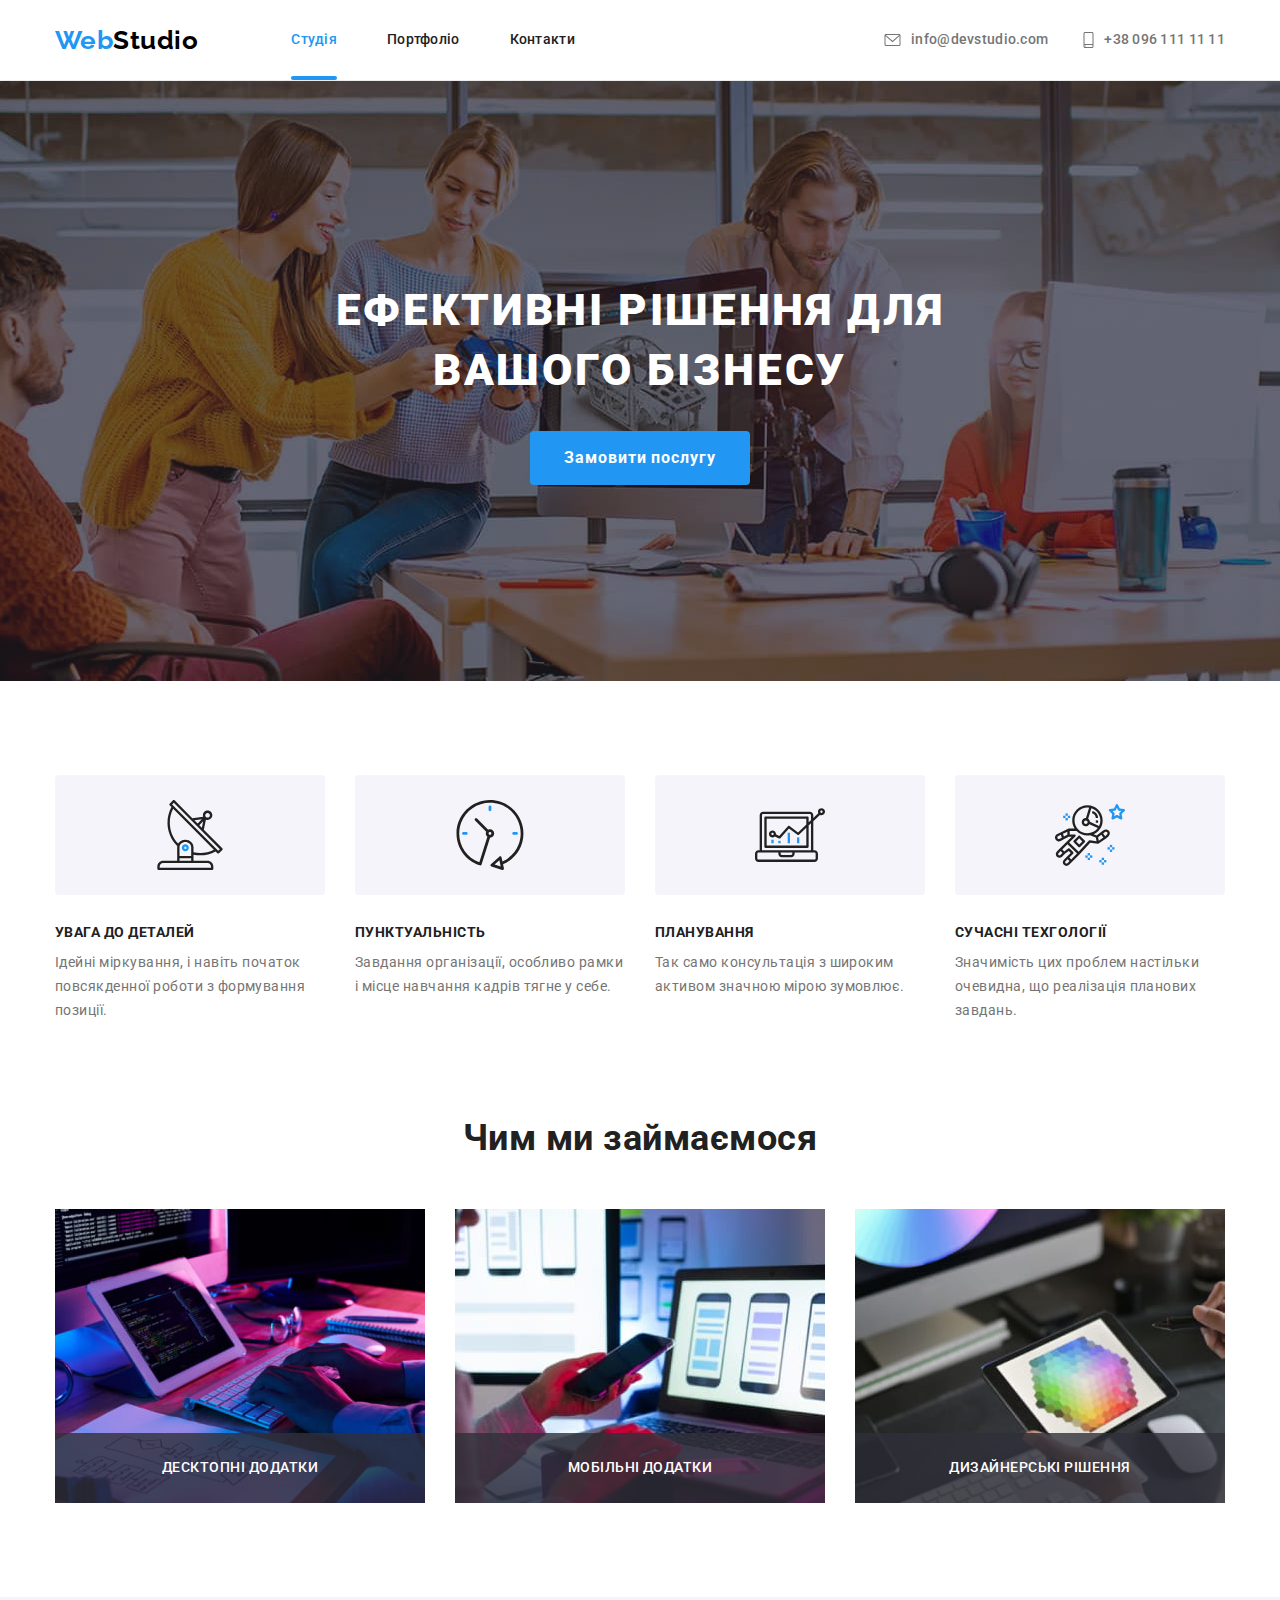
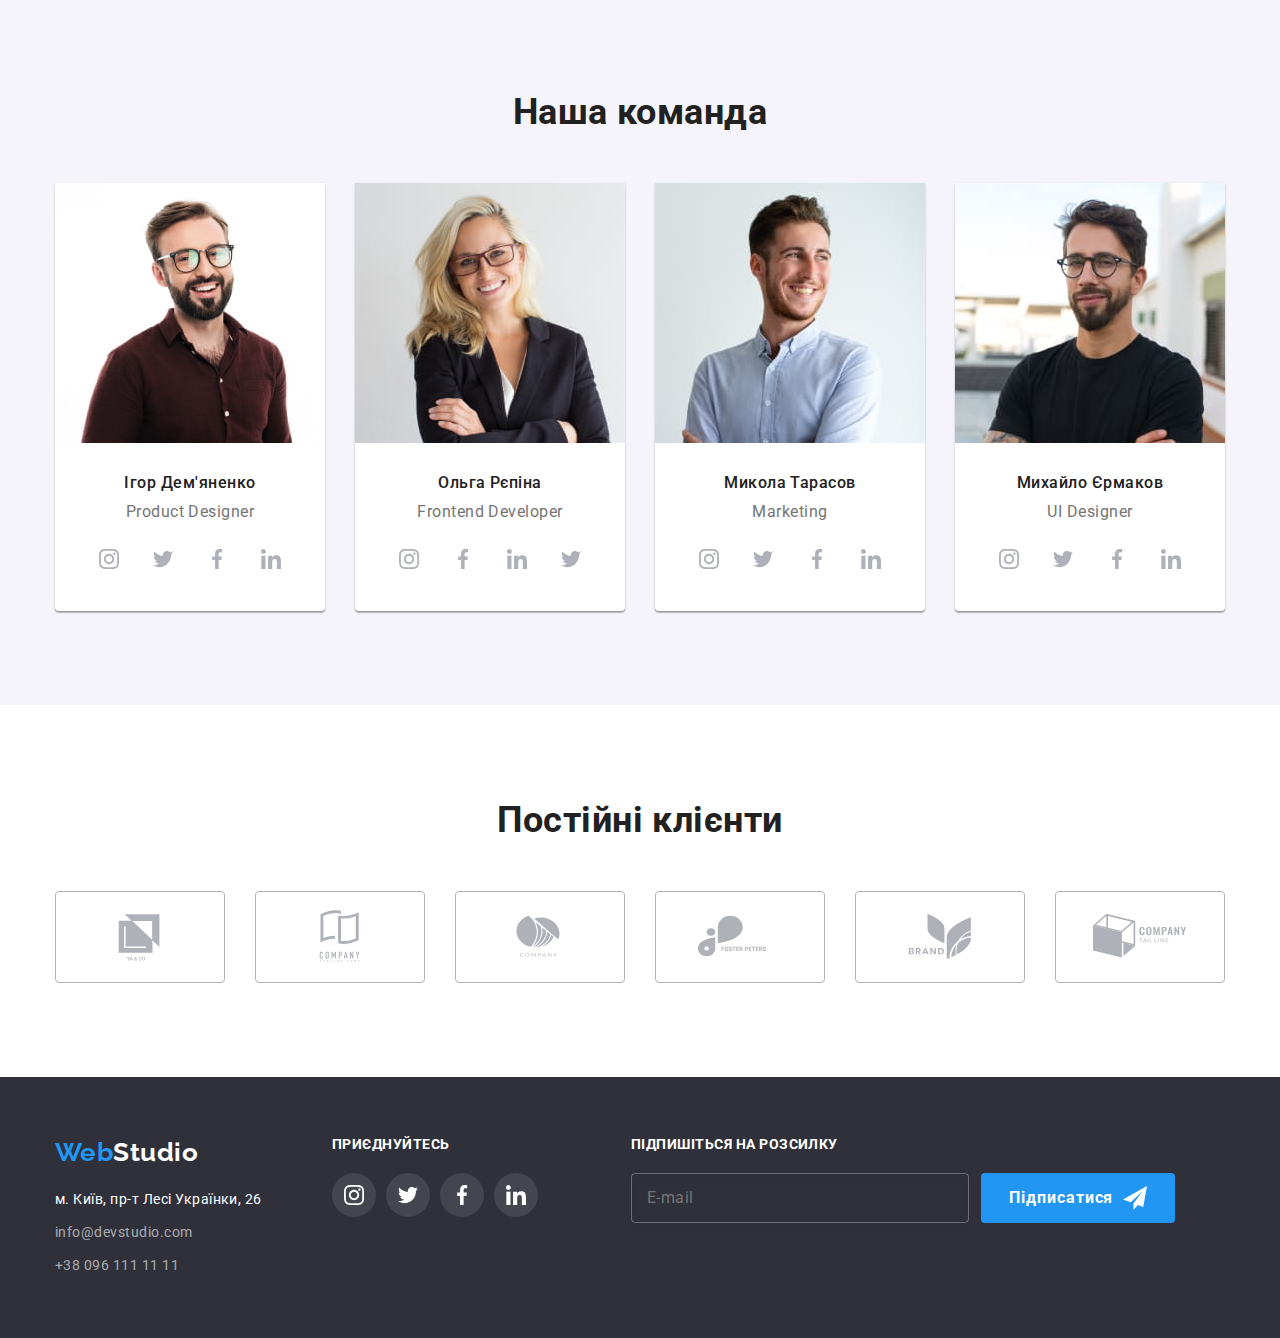
<file: index.html>
<!DOCTYPE html>
<html lang="uk">
  <head>
    <meta charset="UTF-8" />
    <meta http-equiv="X-UA-Compatible" content="IE=edge" />
    <meta name="viewport" content="width=device-width, initial-scale=1.0" />
    <link
      href="https://fonts.googleapis.com/css2?family=Raleway:wght@700&family=Roboto:wght@400;500;700;900&display=swap"
      rel="stylesheet"
    />
    <link rel="stylesheet" href="./css/modern-normalize.css" />
    <link rel="stylesheet" href="./css/styles.css" />
    <title>Студія</title>
  </head>
  <body class="page">
    <!-- Header -->
    <header class="page-header">
      <div class="first container">
        <nav class="nav">
          <a href="./index.html" class="logo link"> <span class="logo-blue">Web</span>Studio </a>
          <ul class="site-nav list">
            <li class="item"><a href="./index.html" class="link current">Студія</a></li>
            <li class="item"><a href="./portfolio.html" class="link">Портфоліо</a></li>
            <li class="item"><a href="" class="link">Контакти</a></li>
          </ul>
        </nav>
        <ul class="site-info list">
          <li class="item">
            <a href="mailto:info@devstudio.com" class="link"
              ><svg class="mail" width="21" height="16">
                <use href="./images/symbol-defs.svg#icon-mail"></use>
              </svg>
              info@devstudio.com</a
            >
          </li>
          <li class="item">
            <a href="tel:+380961111111" class="link"
              ><svg class="tel" width="21" height="16">
                <use href="./images/symbol-defs.svg#icon-tel"></use>
              </svg>
              +38 096 111 11 11</a
            >
          </li>
        </ul>
      </div>
    </header>
    <main>
      <!-- Ефективні рішення для вашого бізнесу -->
      <section class="hero">
        <div class="container">
          <h1 class="hero-text">Ефективні рішення для вашого бізнесу</h1>
          <button type="button" class="button" data-modal-open>Замовити послугу</button>
        </div>
      </section>

      <!-- Особливості -->

      <section class="section no-pudding-buttom">
        <div class="container">
          <h2 class="hidden">Особливості</h2>
          <ul class="features list">
            <li class="item">
              <div class="icon-thumb">
                <svg class="icon" width="70" height="70">
                  <use href="./images/symbol-defs.svg#icon-antenna"></use>
                </svg>
              </div>
              <h3 class="title">Увага до деталей</h3>
              <p class="text">
                Ідейні міркування, і навіть початок повсякденної роботи з формування позиції.
              </p>
            </li>
            <li class="item">
              <div class="icon-thumb">
                <svg class="icon" width="70" height="70">
                  <use href="./images/symbol-defs.svg#icon-clock-1"></use>
                </svg>
              </div>
              <h3 class="title">Пунктуальність</h3>
              <p class="text">
                Завдання організації, особливо рамки і місце навчання кадрів тягне у себе.
              </p>
            </li>
            <li class="item">
              <div class="icon-thumb">
                <svg class="icon" width="70" height="70">
                  <use href="./images/symbol-defs.svg#icon-diagram"></use>
                </svg>
              </div>
              <h3 class="title">Планування</h3>
              <p class="text">Так само консультація з широким активом значною мірою зумовлює.</p>
            </li>
            <li class="item">
              <div class="icon-thumb">
                <svg class="icon" width="70" height="70">
                  <use href="./images/symbol-defs.svg#icon-astronaut-1"></use>
                </svg>
              </div>
              <h3 class="title">Сучасні техгології</h3>
              <p class="text">
                Значимість цих проблем настільки очевидна, що реалізація планових завдань.
              </p>
            </li>
          </ul>
        </div>
      </section>
      <!-- Чим ми займаємося -->
      <section class="section">
        <div class="container">
          <h2 class="section-title">Чим ми займаємося</h2>
          <ul class="area list">
            <li class="item">
              <div class="img-thumb">
                <img src="images/img3.jpg" alt="Десктопні додатки" width="370" />
                <p class="text">Десктопні додатки</p>
              </div>
            </li>
            <li class="item">
              <div class="img-thumb">
                <img src="images/img2.jpg" alt="Мобільні додатки" width="370" />
                <p class="text">Мобільні додатки</p>
              </div>
            </li>
            <li class="item">
              <div class="img-thumb">
                <img src="images/img1.jpg" alt="Дизайнерські рішення" width="370" />
                <p class="text">Дизайнерські рішення</p>
              </div>
            </li>
          </ul>
        </div>
      </section>
      <!--Наша команда -->
      <section class="section-team">
        <div class="container">
          <h2 class="section-title">Наша команда</h2>
          <ul class="team list">
            <li class="item">
              <img src="./images/img_igor.jpg" alt="Ігор Дем'яненко" width="270" />
              <h3 class="name">Ігор Дем'яненко</h3>
              <p class="post">Product Designer</p>
              <ul class="social-networks list">
                <li class="item">
                  <a href="" aria-label="Instagram">
                    <svg class="sn-link">
                      <use href="./images/symbol-defs.svg#icon-instagram"></use>
                    </svg>
                  </a>
                </li>
                <li class="item">
                  <a href="" aria-label="Twitter"
                    ><svg class="sn-link">
                      <use href="./images/symbol-defs.svg#icon-twitter"></use></svg
                  ></a>
                </li>
                <li class="item">
                  <a href="" aria-label="Facebook"
                    ><svg class="sn-link">
                      <use href="./images/symbol-defs.svg#icon-facebook"></use></svg
                  ></a>
                </li>
                <li class="item">
                  <a href="" aria-label="LinkedIn"
                    ><svg class="sn-link">
                      <use href="./images/symbol-defs.svg#icon-linkedin"></use></svg
                  ></a>
                </li>
              </ul>
            </li>
            <li class="item">
              <img src="./images/img_olga.jpg" alt="Ольга Рєпіна" width="270" />
              <h3 class="name">Ольга Рєпіна</h3>
              <p class="post">Frontend Developer</p>
              <ul class="social-networks list">
                <li class="item">
                  <a href="" aria-label="Instagram">
                    <svg class="sn-link">
                      <use href="./images/symbol-defs.svg#icon-instagram"></use>
                    </svg>
                  </a>
                </li>
                <li class="item">
                  <a href="" aria-label="Facebook"
                    ><svg class="sn-link">
                      <use href="./images/symbol-defs.svg#icon-facebook"></use></svg
                  ></a>
                </li>
                <li class="item">
                  <a href="" aria-label="LinkedIn"
                    ><svg class="sn-link">
                      <use href="./images/symbol-defs.svg#icon-linkedin"></use></svg
                  ></a>
                </li>
                <li class="item">
                  <a href="" aria-label="Twitter"
                    ><svg class="sn-link">
                      <use href="./images/symbol-defs.svg#icon-twitter"></use></svg
                  ></a>
                </li>
              </ul>
            </li>
            <li class="item">
              <img src="./images/img_mikola.jpg" alt="Микола Тарасов" width="270" />
              <h3 class="name">Микола Тарасов</h3>
              <p class="post">Marketing</p>
              <ul class="social-networks list">
                <li class="item">
                  <a href="" aria-label="Instagram">
                    <svg class="sn-link">
                      <use href="./images/symbol-defs.svg#icon-instagram"></use>
                    </svg>
                  </a>
                </li>
                <li class="item">
                  <a href="" aria-label="Twitter"
                    ><svg class="sn-link">
                      <use href="./images/symbol-defs.svg#icon-twitter"></use></svg
                  ></a>
                </li>
                <li class="item">
                  <a href="" aria-label="Facebook"
                    ><svg class="sn-link">
                      <use href="./images/symbol-defs.svg#icon-facebook"></use></svg
                  ></a>
                </li>
                <li class="item">
                  <a href="" aria-label="LinkedIn"
                    ><svg class="sn-link">
                      <use href="./images/symbol-defs.svg#icon-linkedin"></use></svg
                  ></a>
                </li>
              </ul>
            </li>
            <li class="item">
              <img src="./images/img_mihaylo.jpg" alt="Михайло Єрмаков" width="270" />
              <h3 class="name">Михайло Єрмаков</h3>
              <p class="post">UI Designer</p>
              <ul class="social-networks list">
                <li class="item">
                  <a href="" aria-label="Instagram">
                    <svg class="sn-link">
                      <use href="./images/symbol-defs.svg#icon-instagram"></use>
                    </svg>
                  </a>
                </li>
                <li class="item">
                  <a href="" aria-label="Twitter"
                    ><svg class="sn-link">
                      <use href="./images/symbol-defs.svg#icon-twitter"></use></svg
                  ></a>
                </li>
                <li class="item">
                  <a href="" aria-label="Facebook"
                    ><svg class="sn-link">
                      <use href="./images/symbol-defs.svg#icon-facebook"></use></svg
                  ></a>
                </li>
                <li class="item">
                  <a href="" aria-label="LinkedIn"
                    ><svg class="sn-link">
                      <use href="./images/symbol-defs.svg#icon-linkedin"></use></svg
                  ></a>
                </li>
              </ul>
            </li>
          </ul>
        </div>
      </section>

      <!-- Clients -->
      <section class="section">
        <div class="container">
          <h2 class="section-title">Постійні клієнти</h2>
          <ul class="clients list">
            <li class="item">
              <a href="" aria-label="client" class="client">
                <svg class="icon" width="106" height="60">
                  <use href="./images/symbol-defs.svg#icon-Client-1"></use>
                </svg>
              </a>
            </li>

            <li class="item">
              <a href="" aria-label="client" class="client">
                <svg class="icon" width="106" height="60">
                  <use href="./images/symbol-defs.svg#icon-Client-2"></use>
                </svg>
              </a>
            </li>

            <li class="item">
              <a href="" aria-label="client" class="client">
                <svg class="icon" width="106" height="60">
                  <use href="./images/symbol-defs.svg#icon-Client-3"></use>
                </svg>
              </a>
            </li>

            <li class="item">
              <a href="" aria-label="client" class="client">
                <svg class="icon" width="106" height="60">
                  <use href="./images/symbol-defs.svg#icon-Client-4"></use>
                </svg>
              </a>
            </li>

            <li class="item">
              <a href="" aria-label="client" class="client">
                <svg class="icon" width="106" height="60">
                  <use href="./images/symbol-defs.svg#icon-Client-5"></use>
                </svg>
              </a>
            </li>

            <li class="item">
              <a href="" aria-label="client" class="client">
                <svg class="icon" width="106" height="60">
                  <use href="./images/symbol-defs.svg#icon-Client-6"></use>
                </svg>
              </a>
            </li>
          </ul>
        </div>
      </section>
    </main>
    <!-- Footer -->
    <footer class="footer">
      <div class="container">
        <div class="column">
          <div class="footer-logo-link">
            <a href="./index.html" class="footer-logo link">
              <span class="logo-blue">Web</span>Studio
            </a>
          </div>
          <address class="address">
            <ul class="address-info list">
              <li class="item">
                <a
                  href="https://goo.gl/maps/CPtrU1FHBa2aNyZL9"
                  target="_blank"
                  rel="noopener noreferrer nofollow"
                  class="link"
                  >м. Київ, пр-т Лесі Українки, 26</a
                >
              </li>
              <li class="item">
                <a href="mailto:info@devstudio.com" class="alfa link">info@devstudio.com</a>
              </li>
              <li class="item">
                <a href="tel:+380961111111" class="alfa link">+38 096 111 11 11</a>
              </li>
            </ul>
          </address>
        </div>
        <div class="column">
          <p>Приєднуйтесь</p>
          <ul class="footer-social-networks list">
            <li class="item">
              <a href="" aria-label="Instagram">
                <svg class="sn-link">
                  <use href="./images/symbol-defs.svg#icon-instagram"></use>
                </svg>
              </a>
            </li>
            <li class="item">
              <a href="" aria-label="Twitter"
                ><svg class="sn-link"><use href="./images/symbol-defs.svg#icon-twitter"></use></svg
              ></a>
            </li>
            <li class="item">
              <a href="" aria-label="Facebook"
                ><svg class="sn-link"><use href="./images/symbol-defs.svg#icon-facebook"></use></svg
              ></a>
            </li>
            <li class="item">
              <a href="" aria-label="LinkedIn"
                ><svg class="sn-link">
                  <use href="./images/symbol-defs.svg#icon-linkedin"></use></svg
              ></a>
            </li>
          </ul>
        </div>
        <div class="column">
          <p>Підпишіться на розсилку</p>

          <form class="footer-form">
            <input
              type="email"
              name="email"
              class="submit-input"
              id="email"
              placeholder=" "
            /><label for="email" class="submit-label">E-mail</label>
            <button type="submit" class="button submit">
              Підписатися
              <svg class="send" width="24" height="24">
                <use href="./images/icons.svg#icon-send"></use>
              </svg>
            </button>
          </form>
        </div>
      </div>
    </footer>
    <!-- Модальное окно -->

    <div class="backdrop is-hidden" data-modal>
      <div class="modal">
        <button type="button" class="close-button" data-modal-close>
          <svg class="cross" width="11" height="11">
            <use href="./images/symbol-defs.svg#icon-cross"></use>
          </svg>
        </button>
        <p class="modal-title">Залиште свої дані, ми вам передзвонимо</p>
        <form class="modal-form">
          <label class="form-field"
            >Ім'я<input type="text" name="name" class="form-input" />
            <svg class="icon">
              <use href="./images/icons.svg#icon-name"></use>
            </svg>
          </label>

          <label class="form-field"
            >Телефон <input type="tel" name="tel" class="form-input" /><svg class="icon">
              <use href="./images/icons.svg#icon-phone"></use></svg
          ></label>

          <label class="form-field"
            >Пошта <input type="email" name="email" class="form-input" /><svg class="icon">
              <use href="./images/icons.svg#icon-email"></use></svg
          ></label>

          <label class="comment form-field"
            >Коментар
            <textarea
              name="comment"
              rows="6"
              placeholder="Введіть текст"
              class="form-input"
            ></textarea>
          </label>

          <div class="checkbox">
            <label class="check-label">
              Погоджуюся з розсилкою та приймаю <a href="" class="term"> Умови договору</a
              ><input type="checkbox" name="terms" class="check" /><span class="box"
                ><svg width="15" height="16" class="icon"></svg></span
            ></label>
          </div>

          <button type="submit" class="button modal-button">Відправити</button>
        </form>
      </div>
    </div>
    <script src="./js/modal.js"></script>
  </body>
</html>
</file>
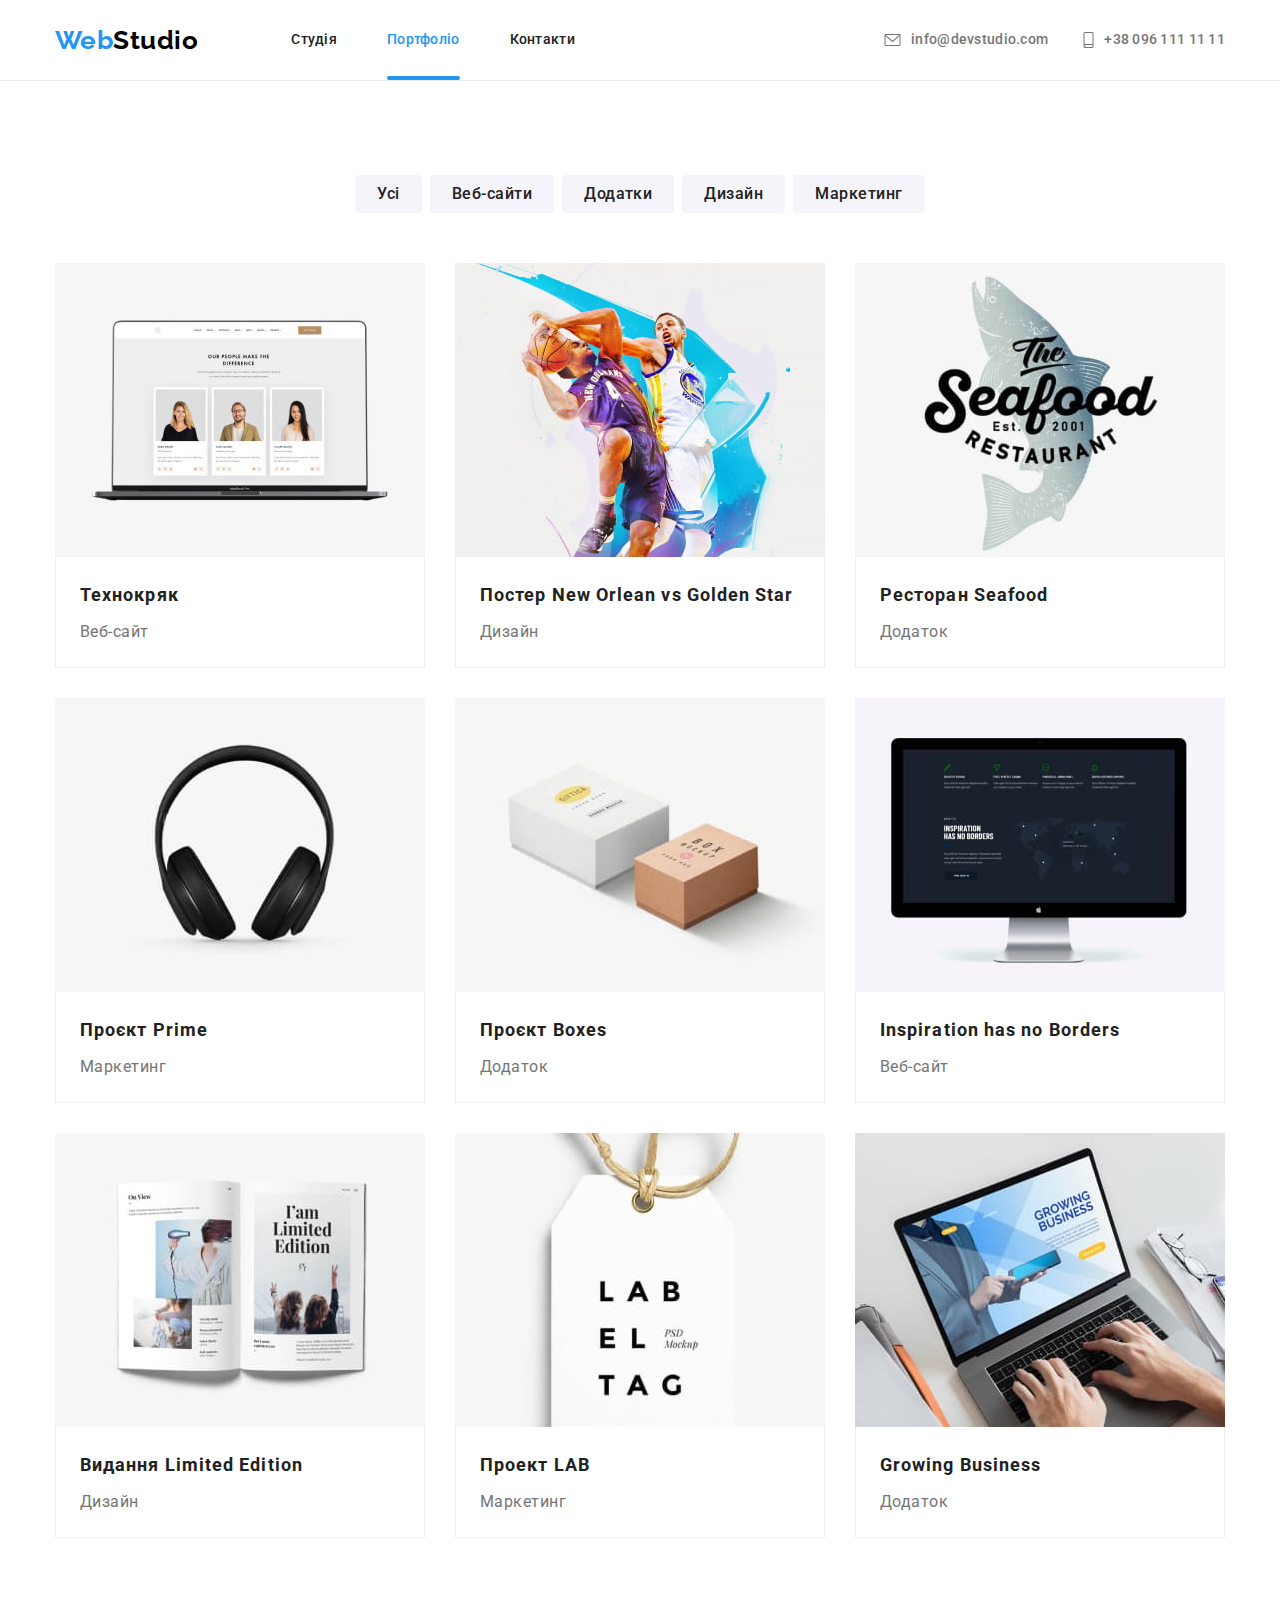
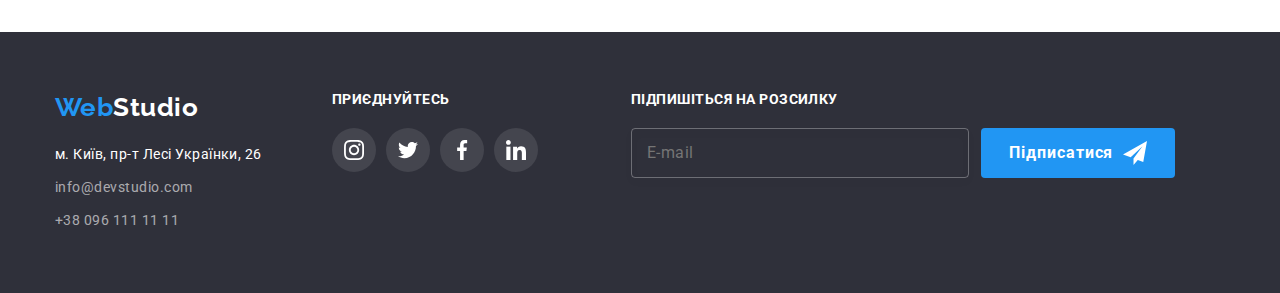
<file: portfolio.html>
<!DOCTYPE html>
<html lang="uk">
  <head>
    <meta charset="UTF-8" />
    <meta http-equiv="X-UA-Compatible" content="IE=edge" />
    <meta name="viewport" content="width=device-width, initial-scale=1.0" />
    <link
      href="https://fonts.googleapis.com/css2?family=Raleway:wght@700&family=Roboto:wght@400;500;700;900&display=swap"
      rel="stylesheet"
    />
    <link rel="stylesheet" href="./css/modern-normalize.css" />
    <link rel="stylesheet" href="./css/styles.css" />
    <title>Портфоліо</title>
  </head>

  <body class="page">
    <!-- Header -->
    <header class="page-header">
      <div class="first container">
        <nav class="nav">
          <a href="./index.html" class="logo link"> <span class="logo-blue">Web</span>Studio </a>
          <ul class="site-nav list">
            <li class="item"><a href="./index.html" class="link">Студія</a></li>
            <li class="item"><a href="./portfolio.html" class="link current">Портфоліо</a></li>
            <li class="item"><a href="" class="link">Контакти</a></li>
          </ul>
        </nav>
        <ul class="site-info list">
          <li class="item">
            <a href="mailto:info@devstudio.com" class="link">
              <svg class="mail" width="21" height="16">
                <use href="./images/symbol-defs.svg#icon-mail"></use>
              </svg>
              info@devstudio.com
            </a>
          </li>
          <li class="item">
            <a href="tel:+380961111111" class="link">
              <svg class="tel" width="21" height="16">
                <use href="./images/symbol-defs.svg#icon-tel"></use>
              </svg>
              +38 096 111 11 11
            </a>
          </li>
        </ul>
      </div>
    </header>

    <main>
      <section class="portfolio">
        <div class="container">
          <h1 class="hidden">Potfolio</h1>
          <ul class="f list">
            <li class="item"><button type="button" class="button filter">Усі</button></li>
            <li class="item"><button type="button" class="button filter">Веб-сайти</button></li>
            <li class="item"><button type="button" class="button filter">Додатки</button></li>
            <li class="item"><button type="button" class="button filter">Дизайн</button></li>
            <li class="item"><button type="button" class="button filter">Маркетинг</button></li>
          </ul>
          <ul class="project list">
            <li class="item">
              <a href="" class="link">
                <div class="thumb">
                  <img
                    src="./images/project1.jpg"
                    alt="Сторінка веб-сайту на сірому макбуці"
                    width="370"
                  />
                  <p class="text">
                    Ресурс пропонує комплексні пропозиції з різним рівнем функціоналу та сервісів.
                    Все це дозволить відвідувачу отримати вичерпні відомості про компанію чи
                    приватну особу.
                  </p>
                </div>
                <div class="border">
                  <h2 class="project-title">Технокряк</h2>
                  <p class="filter-name">Веб-сайт</p>
                </div>
              </a>
            </li>
            <li class="item">
              <a href="" class="link">
                <div class="thumb">
                  <img src="./images/project2.jpg" alt="Два баскетболіста" width="370" />
                  <p class="text">
                    Lorem, ipsum dolor sit amet consectetur adipisicing elit. Harum voluptate nobis
                    corrupti, possimus aliquid incidunt animi blanditiis quia necessitatibus, cum
                    assumenda suscipit id nemo illo laboriosam nostrum a, vel similique!
                  </p>
                </div>
                <div class="border">
                  <h2 class="project-title">Постер New Orlean vs Golden Star</h2>
                  <p class="filter-name">Дизайн</p>
                </div>
              </a>
            </li>
            <li class="item">
              <a href="" class="link">
                <div class="thumb">
                  <img src="./images/project3.jpg" alt="Напис на фоні риби" width="370" />
                  <p class="text">
                    Lorem ipsum dolor sit amet consectetur, adipisicing elit. Error itaque dolorum
                    numquam expedita quaerat, eaque, enim at harum unde praesentium saepe
                    voluptatum!
                  </p>
                </div>
                <div class="border">
                  <h2 class="project-title">Ресторан Seafood</h2>
                  <p class="filter-name">Додаток</p>
                </div>
              </a>
            </li>
            <li class="item">
              <a href="" class="link">
                <div class="thumb">
                  <img src="./images/project4.jpg" alt="Чорні навушники" width="370" />
                  <p class="text">
                    Lorem ipsum dolor sit amet consectetur adipisicing elit. Fuga praesentium vero,
                    eum assumenda perspiciatis quisquam et numquam eius eaque libero dolorem quae!
                  </p>
                </div>
                <div class="border">
                  <h2 class="project-title">Проєкт Prime</h2>
                  <p class="filter-name">Маркетинг</p>
                </div>
              </a>
            </li>
            <li class="item">
              <a href="" class="link">
                <div class="thumb">
                  <img src="./images/project5.jpg" alt="Біла та коричнева коробки" width="370" />
                  <p class="text">
                    Lorem ipsum dolor sit amet consectetur, adipisicing elit. Dolorum unde totam
                    deserunt optio repudiandae assumenda. Dicta earum, beatae pariatur reiciendis
                    tempora voluptates!
                  </p>
                </div>
                <div class="border">
                  <h2 class="project-title">Проєкт Boxes</h2>
                  <p class="filter-name">Додаток</p>
                </div>
              </a>
            </li>
            <li class="item">
              <a href="" class="link">
                <div class="thumb">
                  <img
                    src="./images/project6.jpg"
                    alt="Сторінка веб-сайту на чорному IMac"
                    width="370"
                  />
                  <p class="text">
                    Lorem ipsum dolor, sit amet consectetur adipisicing elit. Animi consectetur,
                    nostrum laborum, magnam excepturi fugit ratione provident, tempora harum modi
                    necessitatibus fugiat.
                  </p>
                </div>
                <div class="border">
                  <h2 class="project-title">Inspiration has no Borders</h2>
                  <p class="filter-name">Веб-сайт</p>
                </div>
              </a>
            </li>
            <li class="item">
              <a href="" class="link">
                <div class="thumb">
                  <img src="./images/project7.jpg" alt="Відкритий журнал" width="370" />
                  <p class="text">
                    Lorem ipsum dolor sit amet, consectetur adipisicing elit. Accusantium neque
                    ipsum eveniet ab odit aperiam esse nobis quo repellat. Aliquid, eveniet
                    reiciendis!
                  </p>
                </div>
                <div class="border">
                  <h2 class="project-title">Видання Limited Edition</h2>
                  <p class="filter-name">Дизайн</p>
                </div>
              </a>
            </li>
            <li class="item">
              <a href="" class="link">
                <div class="thumb">
                  <img src="./images/project8.jpg" alt="Бірка з написом" width="370" />
                  <p class="text">
                    Lorem ipsum dolor sit amet consectetur adipisicing elit. Ipsam nemo amet
                    dignissimos veritatis suscipit, alias labore illum ducimus voluptates iusto
                    cupiditate vitae.
                  </p>
                </div>
                <div class="border">
                  <h2 class="project-title">Проект LAB</h2>
                  <p class="filter-name">Маркетинг</p>
                </div>
              </a>
            </li>
            <li class="item">
              <a href="" class="link">
                <div class="thumb">
                  <img src="./images/project9.jpg" alt="Ноутбук з відкритим додатком" width="370" />
                  <p class="text">
                    Lorem ipsum dolor sit amet consectetur adipisicing elit. Nulla quaerat
                    accusantium quisquam natus voluptas, aliquid, quidem inventore incidunt numquam,
                    atque similique doloremque.
                  </p>
                </div>
                <div class="border">
                  <h2 class="project-title">Growing Business</h2>
                  <p class="filter-name">Додаток</p>
                </div>
              </a>
            </li>
          </ul>
        </div>
      </section>
    </main>

    <!-- Footer -->
    <footer class="footer">
      <div class="container">
        <div class="column">
          <div class="footer-logo-link">
            <a href="./index.html" class="footer-logo link">
              <span class="logo-blue">Web</span>Studio
            </a>
          </div>
          <address class="address">
            <ul class="address-info list">
              <li class="item">
                <a
                  href="https://goo.gl/maps/CPtrU1FHBa2aNyZL9"
                  target="_blank"
                  rel="noopener noreferrer nofollow"
                  class="link"
                  >м. Київ, пр-т Лесі Українки, 26</a
                >
              </li>
              <li class="item">
                <a href="mailto:info@devstudio.com" class="alfa link">info@devstudio.com</a>
              </li>
              <li class="item">
                <a href="tel:+380961111111" class="alfa link">+38 096 111 11 11</a>
              </li>
            </ul>
          </address>
        </div>
        <div class="column">
          <p class="footer-sn-links-title">Приєднуйтесь</p>
          <ul class="footer-social-networks list">
            <li class="item">
              <a href="" aria-label="Instagram">
                <svg class="sn-link">
                  <use href="./images/symbol-defs.svg#icon-instagram"></use>
                </svg>
              </a>
            </li>
            <li class="item">
              <a href="" aria-label="Twitter"
                ><svg class="sn-link"><use href="./images/symbol-defs.svg#icon-twitter"></use></svg
              ></a>
            </li>
            <li class="item">
              <a href="" aria-label="Facebook"
                ><svg class="sn-link"><use href="./images/symbol-defs.svg#icon-facebook"></use></svg
              ></a>
            </li>
            <li class="item">
              <a href="" aria-label="LinkedIn"
                ><svg class="sn-link"><use href="./images/symbol-defs.svg#icon-linkedin"></use></svg
              ></a>
            </li>
          </ul>
        </div>
        <div class="column">
          <p>Підпишіться на розсилку</p>

          <form class="footer-form">
            <input
              type="email"
              name="email"
              class="submit-input"
              id="email"
              placeholder=" "
            /><label for="email" class="submit-label">E-mail</label>
            <button type="submit" class="button submit">
              Підписатися
              <svg class="send" width="24" height="24">
                <use href="./images/icons.svg#icon-send"></use>
              </svg>
            </button>
          </form>
        </div>
      </div>
    </footer>
  </body>
</html>
</file>
<file: css/styles.css>
/* Белый фон - #F5F5F5 */
/* Темный фон - #2F303A */
/* Серый фон - #F5F4FA */

/* Вторичный текст  - #212121 */
/* Основной текст - #757575 */
/* Белый - #FFFFFF */
/* Акцент - #2196F3 */
/* Футер вторичный - rgba(255, 255, 255, 0.6) */
:root {
  --primary-text-color: #757575;
  --title-text-color: #212121;
  --white-text-color: #ffffff;
  --accent-text-color: #2196f3;
  --footer-text-color: rgba(255, 255, 255, 0.6);
  --bg-white-color: #ffffff;
  --bg-darc-color: #2f303a;
  --bg-grey-color: #f5f4fa;
  --client-color: #afb1b8;
}
h1,
h2,
h3,
h4,
h5,
h6,
ul,
p {
  margin: 0;
  padding: 0;
}
body {
  background-color: var(--bg-white-color);
  color: var(--primary-text-color);

  font-family: 'Roboto', sans-serif;
  letter-spacing: 0.03em;
}
.list {
  list-style: none;
  padding: 0;
  margin: 0;
}

/* LOGO */
.logo {
  margin-right: 93px;
}
.logo-blue {
  color: var(--accent-text-color);
}
.footer-logo-link {
  margin-bottom: 20px;
}
.logo,
.footer-logo {
  color: #000000;

  font-family: Raleway, sans-serif;
  font-weight: 700;
  font-size: 26px;
  line-height: 1.19;
}
.footer-logo {
  color: #ffffff;
}

/* Site nav */
.first {
  display: flex;
}
.page-header {
  border-bottom: solid 1px;
  border-color: #ececec;
}
.nav {
  display: flex;
  align-items: center;
  justify-content: space-between;
}

.site-nav .item + .item {
  margin-left: 50px;
}

.site-nav {
  display: flex;
}

.site-nav .link {
  display: block;
  padding: 32px 0;

  color: var(--title-text-color);

  font-weight: 500;
  font-size: 14px;
  line-height: 1.14;
  letter-spacing: 0.02em;

  transition: color 250ms cubic-bezier(0.4, 0, 0.2, 1);
}
.site-nav .link.current {
  color: var(--accent-text-color);
  position: relative;
}

.current::after {
  display: block;
  content: '';

  height: 4px;
  width: 100%;

  background-color: var(--accent-text-color);
  border-radius: 2px;

  position: absolute;
  left: 0;
  bottom: 0;
}

.site-nav .link:hover,
.site-nav .link:focus {
  color: var(--accent-text-color);
}

.site-info {
  display: flex;
  margin-left: auto;
}

.site-info .link {
  display: flex;
  align-items: flex-start;
  padding: 32px 0;
  color: var(--primary-text-color);
  transition: color 250ms cubic-bezier(0.4, 0, 0.2, 1);

  font-weight: 500;
  font-size: 14px;
  line-height: 1.14;
  letter-spacing: 0.02em;
}

.site-info .item + .item {
  margin-left: 30px;
}
.mail {
  fill: currentColor;
  margin-right: 8px;
}

.tel {
  fill: currentColor;
  margin-right: 5px;
}

.site-info > .item {
  display: flex;
  align-items: center;
  padding: 32px, 0;
}

.site-info a:hover,
.site-info a:focus {
  color: var(--accent-text-color);
}
.link {
  text-decoration: none;
}
/* HERO */
.hero {
  background-color: var(--bg-darc-color);
  text-align: center;
  padding-top: 200px;
  padding-bottom: 200px;
  max-width: 1600px;

  height: 600px;
  margin-left: auto;
  margin-right: auto;
  background-image: linear-gradient(to left, rgba(47, 48, 58, 0.4), rgba(47, 48, 58, 0.4)),
    url(../images/hero.jpg);
  background-repeat: no-repeat;
  background-position: center;
}

.hero-text {
  width: 696px;

  margin-bottom: 30px;

  color: var(--white-text-color);
  text-align: center;
  font-family: 'Roboto';
  font-style: normal;
  font-weight: 900;
  font-size: 44px;
  line-height: 1.36;

  margin: 0px auto 30px;
  letter-spacing: 0.06em;
  text-transform: uppercase;
}

/* MODAL */

.backdrop {
  position: fixed;
  top: 0;
  left: 0;
  width: 100%;
  height: 100%;
  background-color: rgba(0, 0, 0, 0.2);
  z-index: 1;
  opacity: 1;

  transition: opacity 250ms cubic-bezier(0.4, 0, 0.2, 1);
}

.backdrop.is-hidden {
  opacity: 0;
  pointer-events: none;
}

.modal {
  position: absolute;

  width: 528px;
  height: 581px;

  top: 50%;
  left: 50%;
  transform: translate(-50%, -50%);
  background-color: var(--bg-white-color);

  box-shadow: 0px 1px 3px rgba(0, 0, 0, 0.12), 0px 1px 1px rgba(0, 0, 0, 0.14),
    0px 2px 1px rgba(0, 0, 0, 0.2);
  border-radius: 4px;

  padding: 40px;
}

.close-button {
  display: flex;
  justify-content: center;
  align-items: center;

  position: absolute;
  top: 8px;
  right: 8px;

  cursor: pointer;

  height: 30px;
  width: 30px;

  background-color: var(--bg-white-color);

  border: 1px solid rgba(0, 0, 0, 0.1);

  border-radius: 50%;
}

.cross {
  fill: #000000;
}

.modal-title {
  font-weight: 700;
  font-size: 20px;
  line-height: 1.15;
  text-align: center;
  color: var(--title-text-color);

  margin-bottom: 12px;
}

.form-field {
  position: relative;
  width: 100%;
  display: block;
  flex-direction: column;
  font-weight: 400;
  font-size: 12px;
  line-height: 1.16;

  letter-spacing: 0.01em;

  margin-bottom: 10px;
}

.form-input {
  width: 100%;
  height: 40px;
  border: 1px solid rgba(33, 33, 33, 0.2);
  border-radius: 4px;

  padding: 12px 16px;
  padding-left: 42px;
  margin-top: 4px;
}

.form-field .icon {
  display: inline-block;
  position: absolute;
  top: calc((100%-18px) / 2);
  left: 12px;
  width: 18px;
  height: 18px;

  transition: fill 250ms cubic-bezier(0.4, 0, 0.2, 1);
}

.form-field:focus-within .icon {
  fill: var(--accent-text-color);
}

.form-input:focus {
  outline: 0;
  border-color: var(--accent-text-color);
}

.comment textarea {
  display: block;
  border: 1px solid rgba(33, 33, 33, 0.2);
  border-radius: 4px;
  height: 120px;
  resize: none;
  padding: 12px 16px;
}
.comment {
  font-weight: 400;
  font-size: 12px;
  line-height: 1.16;

  letter-spacing: 0.01em;

  margin-bottom: 20px;
}

.comment textarea::placeholder {
  font-weight: 400;
  font-size: 12px;
  line-height: 1.16;
  letter-spacing: 0.01em;

  color: rgba(117, 117, 117, 0.5);
}

.term {
  color: var(--accent-text-color);
}

.checkbox {
  display: flex;
  justify-content: center;
  text-align: center;

  align-items: center;

  margin-bottom: 30px;
}

.check-label {
  position: relative;
  font-weight: 400;
  font-size: 14px;
  line-height: 1.7;

  letter-spacing: 0.03em;
}
.check-label .box {
  position: absolute;
  left: 0;
  top: 0;
  width: 16px;
  height: 15px;
  border: solid 2px var(--title-text-color);
  border-radius: 2px;
  transform: translateY(25%) translateX(-24px);
  transition: background-color 250ms cubic-bezier(0.4, 0, 0.2, 1);
}

.check:checked ~ .box {
  background-color: var(--accent-text-color);
  background-image: url(../images/icon\ check.svg);
  border-color: transparent;
  background-origin: content-box;
  background-size: contain;
}

.check {
  position: absolute;
  width: 1px;
  height: 1px;
  margin: -1px;
  border: 0;
  padding: 0;
  clip: rect(0 0 0 0);
  overflow: hidden;
}

.center-button {
  display: flex;
  justify-content: center;
}

.modal-button.button {
  display: block;
  margin: 0 auto;
  padding: 10px 52px;
  transition: box-shadow 250ms cubic-bezier(0.4, 0, 0.2, 1);
}

.center-button .button:focus,
.center-button .button:hover {
  box-shadow: 0px 4px 4px rgba(0, 0, 0, 0.15);
}

/* Sections */
.section {
  padding-top: 94px;
  padding-bottom: 94px;
  margin: 0;
}
.section-title {
  color: var(--title-text-color);

  font-weight: 700;
  font-size: 36px;
  line-height: 1.17;
  text-align: center;
  margin: 0 0 50px;
}

.features.list {
  display: flex;
}

.features .icon-thumb {
  width: 270px;
  height: 120px;

  display: flex;
  justify-content: center;
  align-items: center;

  background-color: var(--bg-grey-color);
  border-radius: 4px;
  margin-bottom: 30px;
}

.no-pudding-buttom {
  padding-bottom: 0;
}

.features.list .item:not(:last-child) {
  margin-right: 30px;
}

.features .title {
  margin-top: 0;
  margin-bottom: 10px;

  color: var(--title-text-color);

  font-weight: 700;
  font-size: 14px;
  line-height: 1.14;
  text-transform: uppercase;
}
.area {
  display: flex;
}

.area .item:not(:last-child) {
  margin-right: 30px;
}

.area .img-thumb {
  position: relative;
}
.area .text {
  display: flex;
  align-items: center;
  justify-content: center;
  position: absolute;
  bottom: 0;

  height: 70px;
  width: 100%;

  background: rgba(47, 48, 58, 0.8);
  color: var(--bg-white-color);

  font-weight: 500;
  font-size: 14px;
  line-height: 1.14;
  text-transform: uppercase;
}

/* TEAM */
.team {
  display: flex;
}

.team > .item {
  width: 270px;

  border: 0px solid transparent;
  box-shadow: 0px 1px 3px rgba(0, 0, 0, 0.12), 0px 1px 1px rgba(0, 0, 0, 0.14),
    0px 2px 1px rgba(0, 0, 0, 0.2);
  border-radius: 0px 0px 4px 4px;

  background-color: var(--bg-white-color);
}

.team > .item:not(:first-child) {
  margin-left: 30px;
}

.section-team {
  padding: 94px 0 94px;
  background-color: var(--bg-grey-color);
}
.name {
  margin: 0 0 10px;
  padding-top: 30px;

  color: var(--title-text-color);
  font-weight: 500;
  font-size: 16px;
  line-height: 1.19;
  text-align: center;
}
.post {
  font-size: 16px;
  line-height: 1.19;

  margin: 0;
  margin-bottom: 16px;

  text-align: center;
}

.social-networks {
  justify-content: space-between;
  display: flex;
  padding-bottom: 30px;
  padding-left: 32px;
  padding-right: 32px;
}

.social-networks a:hover,
.social-networks a:focus {
  background-color: var(--accent-text-color);
}

.social-networks a:hover .sn-link,
.social-networks a:focus .sn-link {
  fill: var(--bg-white-color);
}

.sn-link {
  fill: #afb1b8;

  width: 20px;
  height: 20px;

  transition: fill 250ms cubic-bezier(0.4, 0, 0.2, 1);
}

.social-networks .item a {
  display: flex;

  justify-content: center;
  align-items: center;
  border-radius: 50%;

  border: 0;
  margin: 0;
  width: 44px;
  height: 44px;

  transition: background-color 250ms cubic-bezier(0.4, 0, 0.2, 1);
}

/* CLIENTS */
.client,
.clients {
  color: var(--client-color);
  display: block;

  transition: color 250ms cubic-bezier(0.4, 0, 0.2, 1);
}

.clients .item + .item {
  margin-left: 30px;
}
.clients a:hover,
.clients a:focus {
  color: var(--accent-text-color);
}

.clients {
  display: flex;
}

.clients .item a {
  display: flex;

  align-items: center;
  width: 170px;
  height: 92px;
  border: 1px solid currentColor;
  border-radius: 4px;

  justify-content: center;
}

.clients .item .icon {
  fill: currentColor;
}

.no-pudding-buttom {
  padding-bottom: 0;
}

/* PORTFOLIO */
.portfolio {
  padding-top: 94px;
  padding-bottom: 94px;
}
.project {
  display: flex;
  flex-wrap: wrap;
  gap: 30px;
}

.project .item .link {
  display: block;

  transition: box-shadow 250ms cubic-bezier(0.4, 0, 0.2, 1);
}
.project .item .link:hover,
.project .item .link:focus {
  box-shadow: 0px 4px 4px rgba(0, 0, 0, 0.25);
}

.project .thumb {
  position: relative;
  overflow: hidden;
}

.project .item .link:hover .text {
  transform: translateY(0);
}

.project .text {
  position: absolute;

  display: flex;

  align-items: center;
  padding: 0 24px;

  width: 100%;
  height: 100%;
  bottom: 0;

  background: rgba(33, 150, 243, 0.9);
  font-weight: 400;
  font-size: 18px;
  line-height: 1.5;
  color: var(--bg-white-color);

  transform: translateY(101%);

  transition: transform 250ms cubic-bezier(0.4, 0, 0.2, 1);
}

.border {
  padding: 20px 24px;
  border-left: 1px solid #eeeeee;
  border-bottom: 1px solid #eeeeee;
  border-right: 1px solid #eeeeee;
  box-sizing: border-box;
}
.project-title {
  color: var(--title-text-color);
  font-weight: 700;
  font-size: 18px;
  line-height: 2;
  letter-spacing: 0.06em;
  margin-bottom: 4px;
}
.filter-name {
  color: var(--primary-text-color);
  font-weight: 400;
  font-size: 16px;
  line-height: 1.88;
}
/* Button */
.button {
  display: inline-block;
  color: var(--white-text-color);
  background-color: var(--accent-text-color);
  cursor: pointer;
  padding: 10px 32px;

  align-items: center;

  border-radius: 4px;
  border-color: transparent;

  font-weight: 700;
  font-size: 16px;
  line-height: 1.88;
  letter-spacing: 0.06em;
}
/* FILTER */

.f {
  display: flex;
  justify-content: center;
}

.f .item:not(:last-child) {
  margin-right: 8px;
}

.f.list {
  margin-bottom: 50px;
}
.filter {
  color: var(--title-text-color);
  background-color: var(--bg-grey-color);
  font-weight: 500;
  padding: 6px 22px;
  line-height: 1.62;
  letter-spacing: 0.03em;
  font-family: inherit;
  border: transparent;

  transition: box-shadow 250ms cubic-bezier(0.4, 0, 0.2, 1),
    background-color 250ms cubic-bezier(0.4, 0, 0.2, 1), color 250ms cubic-bezier(0.4, 0, 0.2, 1);
}
.filter:hover,
.filter:focus {
  color: var(--white-text-color);
  background-color: var(--accent-text-color);
  box-shadow: 0px 4px 4px rgba(0, 0, 0, 0.15);
}
/* Footer */
.footer {
  background-color: var(--bg-darc-color);
  padding: 60px 0;
}

.address .link,
.adress-link {
  color: var(--white-text-color);
  font-style: normal;

  font-weight: 400;
  font-size: 14px;
  line-height: 1.71;

  transition: color 250ms cubic-bezier(0.4, 0, 0.2, 1);
}

.address-info .item:not(:last-child) {
  margin-bottom: 9px;
}
.footer p {
  font-weight: 700;
  font-size: 14px;
  line-height: 1.14;

  text-transform: uppercase;

  color: var(--bg-white-color);

  margin-bottom: 20px;
}

.footer-social-networks {
  display: flex;
}

.footer-social-networks .item a {
  width: 44px;
  height: 44px;

  display: flex;
  justify-content: center;
  align-items: center;
  background-color: rgba(255, 255, 255, 0.1);
  border-radius: 50%;
  transition: background-color 250ms cubic-bezier(0.4, 0, 0.2, 1);
}

.footer-social-networks a:hover,
.footer-social-networks a:focus {
  background-color: var(--accent-text-color);
}

.footer-social-networks .item + .item {
  margin-left: 10px;
}
.footer-social-networks .sn-link {
  fill: var(--bg-white-color);
  display: block;
  width: 20px;
  height: 20px;
}

.footer .container {
  display: flex;
}
.column:nth-child(2) {
  margin-left: 70px;
}

.column:nth-child(3) {
  margin-left: 93px;
}

.text,
.adress {
  font-size: 14px;
  line-height: 1.71;
  margin: 0;
}

.link.alfa {
  color: var(--footer-text-color);
}

.address .link:hover,
.address .link:focus {
  color: var(--accent-text-color);
}

.footer-form {
  position: relative;
  display: flex;
  align-items: center;
}
.submit-label {
  position: absolute;
  top: 50%;
  left: 16px;
  transform: translateY(-50%);
  transition: transform 250ms cubic-bezier(0.4, 0, 0.2, 1), color 250ms cubic-bezier(0.4, 0, 0.2, 1);
}
.submit-input {
  display: inline-block;
  width: 338px;
  height: 50px;

  background-color: inherit;

  border: 1px solid rgba(255, 255, 255, 0.3);
  filter: drop-shadow(0px 4px 4px rgba(0, 0, 0, 0.15));
  border-radius: 4px;
  padding-left: 16px;
  color: var(--bg-white-color);

  transition: border-color 250ms cubic-bezier(0.4, 0, 0.2, 1);
}

.submit-input:focus {
  outline: 0;
  border-color: var(--accent-text-color);
}
.submit-input:focus + .submit-label,
.submit-input:not(:placeholder-shown) + .submit-label {
  transform: translateX(-75px) translateY(-50%);
  color: var(--accent-text-color);
  font-weight: 700;
}

.button.submit {
  padding: 10px 28px;
  border: 0px;
  display: flex;
  margin-left: 12px;
  align-items: center;
}

.send {
  fill: currentColor;
  margin-left: 10px;
}

.container {
  width: 1200px;
  padding: 0 15px;
  margin: 0 auto;
}

.hidden {
  content-visibility: hidden;
  margin: 0;
}
img {
  display: block;
  min-width: 100%;
  height: auto;
}
</file>
